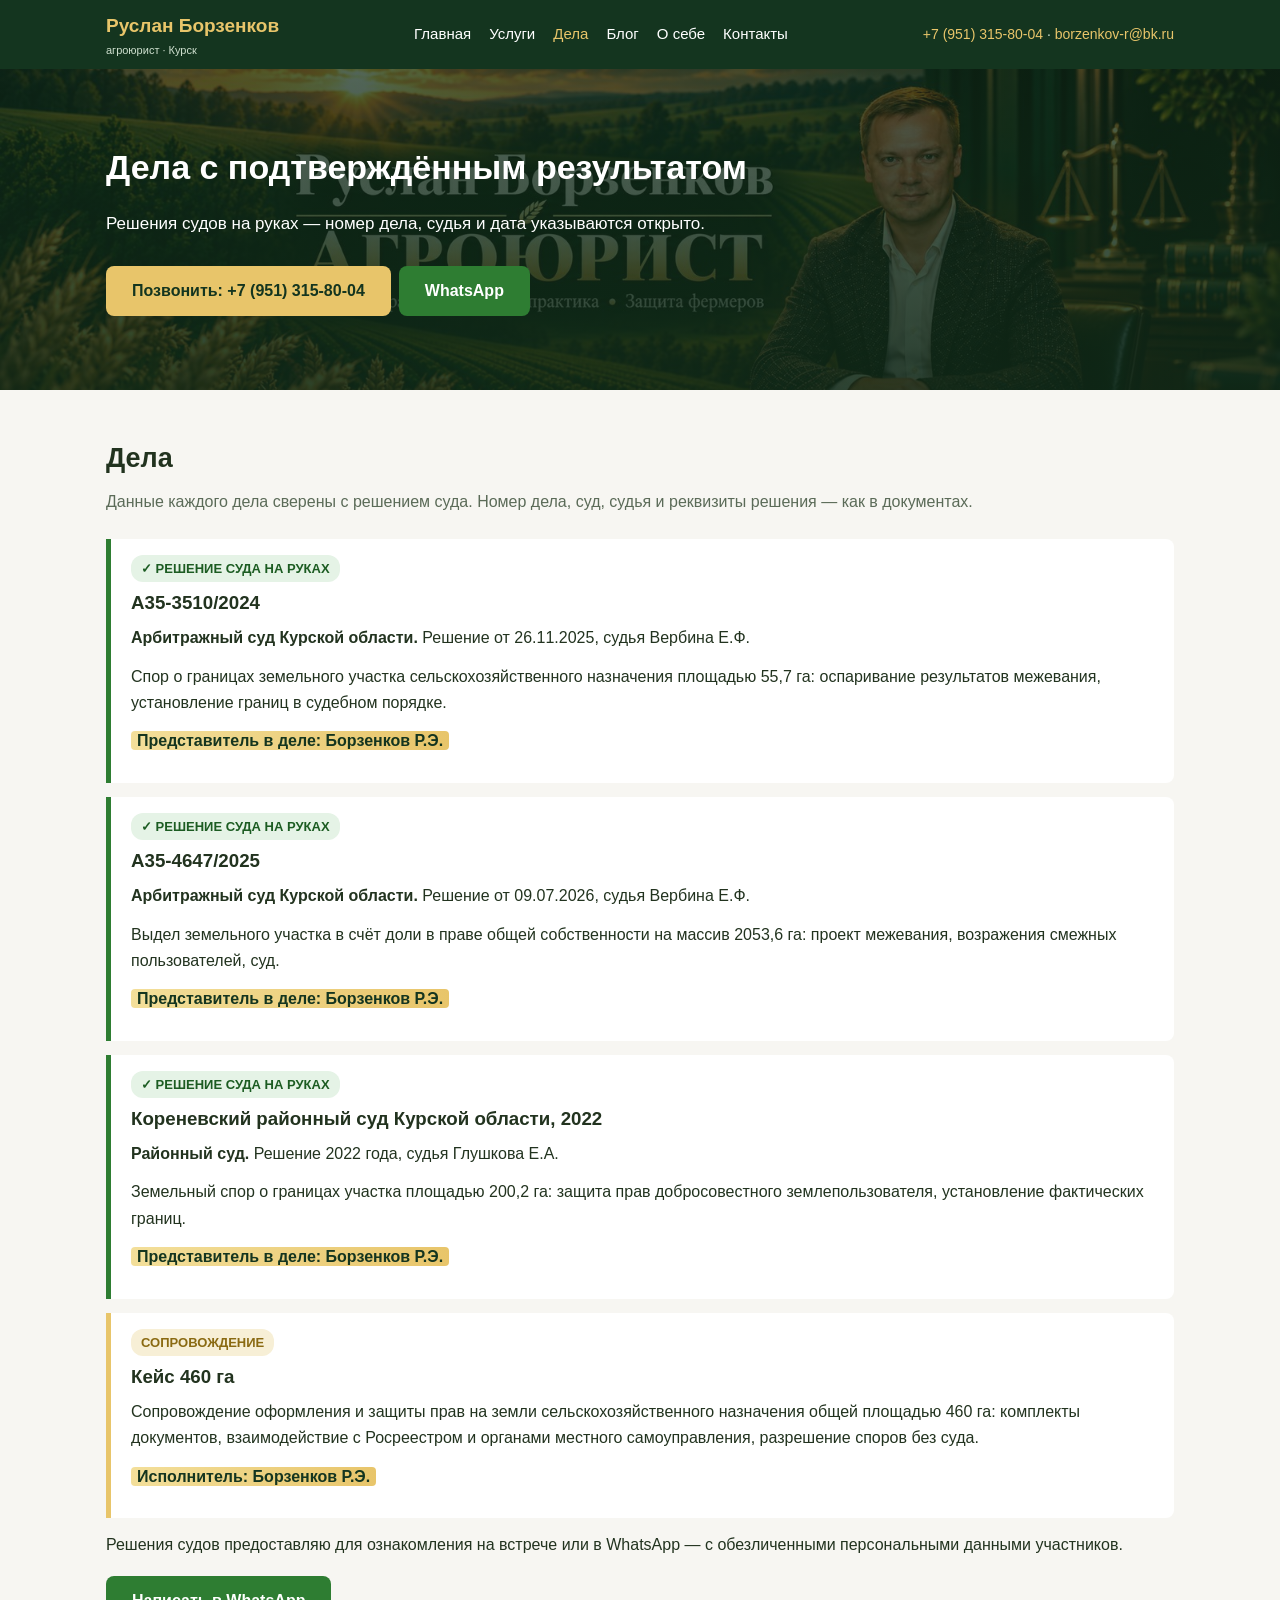
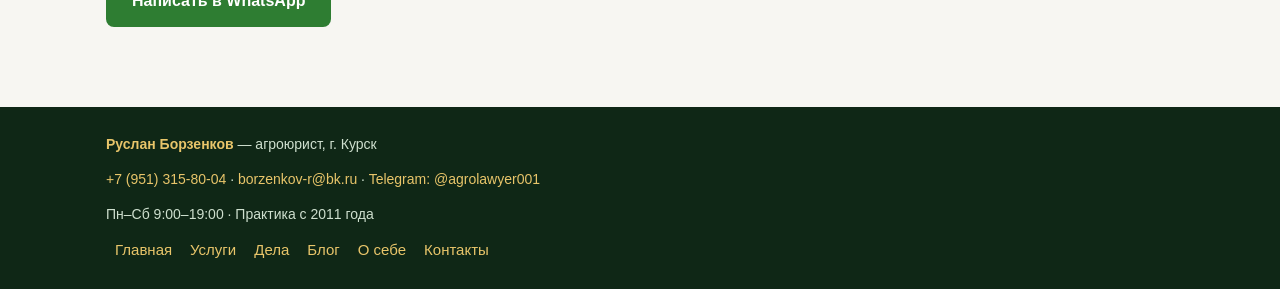
<file: dela.html>
<!DOCTYPE html><html lang="ru"><head><meta charset="UTF-8">
<meta name="viewport" content="width=device-width,initial-scale=1">
<title>Дела Борзенкова Р.Э. — подтверждённые решения судов</title>
<meta name="description" content="Судебная практика: А35-3510/2024, А35-4647/2025, Кореневский районный суд. Решения судов с датами и реквизитами.">
<meta property="og:title" content="Дела Борзенкова Р.Э. — подтверждённые решения судов">
<meta property="og:image" content="img/og-image.jpg">
<link rel="icon" href="img/favicon.jpg">
<link rel="stylesheet" href="style.css">
</head><body>
<header><div class="wrap"><a class="logo" href="index.html">Руслан Борзенков<span>агроюрист · Курск</span></a>
<nav><a href="index.html" class="">Главная</a><a href="uslugi.html" class="">Услуги</a><a href="dela.html" class="on">Дела</a><a href="blog.html" class="">Блог</a><a href="osebe.html" class="">О себе</a><a href="kontakty.html" class="">Контакты</a></nav>
<div class="hcontacts"><a href="tel:+79513158004">+7 (951) 315-80-04</a> · <a href="mailto:borzenkov-r@bk.ru">borzenkov-r@bk.ru</a></div>
</div></header>
<div class="hero"><div class="wrap"><h1>Дела с подтверждённым результатом</h1><p>Решения судов на руках — номер дела, судья и дата указываются открыто.</p><a class="btn gold" href="tel:+79513158004">Позвонить: +7 (951) 315-80-04</a><a class="btn" href="https://wa.me/79513158004">WhatsApp</a></div></div>
<section><div class="wrap">
<h2>Дела</h2><p class="sub">Данные каждого дела сверены с решением суда. Номер дела, суд, судья и реквизиты решения — как в документах.</p>
<div class="case"><span class="ok">✓ РЕШЕНИЕ СУДА НА РУКАХ</span><h3 style="margin-bottom:6px">А35-3510/2024</h3><p><b>Арбитражный суд Курской области.</b> Решение от 26.11.2025, судья Вербина Е.Ф.</p><p>Спор о границах земельного участка сельскохозяйственного назначения площадью 55,7 га: оспаривание результатов межевания, установление границ в судебном порядке.</p><p><span class="gold-name">Представитель в деле: Борзенков Р.Э.</span></p></div><div class="case"><span class="ok">✓ РЕШЕНИЕ СУДА НА РУКАХ</span><h3 style="margin-bottom:6px">А35-4647/2025</h3><p><b>Арбитражный суд Курской области.</b> Решение от 09.07.2026, судья Вербина Е.Ф.</p><p>Выдел земельного участка в счёт доли в праве общей собственности на массив 2053,6 га: проект межевания, возражения смежных пользователей, суд.</p><p><span class="gold-name">Представитель в деле: Борзенков Р.Э.</span></p></div><div class="case"><span class="ok">✓ РЕШЕНИЕ СУДА НА РУКАХ</span><h3 style="margin-bottom:6px">Кореневский районный суд Курской области, 2022</h3><p><b>Районный суд.</b> Решение 2022 года, судья Глушкова Е.А.</p><p>Земельный спор о границах участка площадью 200,2 га: защита прав добросовестного землепользователя, установление фактических границ.</p><p><span class="gold-name">Представитель в деле: Борзенков Р.Э.</span></p></div>
<div class="case" style="border-left-color:#e8c56a"><span class="ok" style="background:#f7efd6;color:#8a6a12">СОПРОВОЖДЕНИЕ</span><h3 style="margin-bottom:6px">Кейс 460 га</h3><p>Сопровождение оформления и защиты прав на земли сельскохозяйственного назначения общей площадью 460 га: комплекты документов, взаимодействие с Росреестром и органами местного самоуправления, разрешение споров без суда.</p><p><span class="gold-name">Исполнитель: Борзенков Р.Э.</span></p></div>
<p>Решения судов предоставляю для ознакомления на встрече или в WhatsApp — с обезличенными персональными данными участников.</p>
<div style="margin-top:14px"><a class="btn wa" href="https://wa.me/79513158004">Написать в WhatsApp</a></div>
</div></section>
<footer><div class="wrap">
<p><b style="color:#e8c56a">Руслан Борзенков</b> — агроюрист, г. Курск</p>
<p><a href="tel:+79513158004">+7 (951) 315-80-04</a> · <a href="mailto:borzenkov-r@bk.ru">borzenkov-r@bk.ru</a> · <a href="https://t.me/agrolawyer001">Telegram: @agrolawyer001</a></p>
<p>Пн–Сб 9:00–19:00 · Практика с 2011 года</p>
<nav style="margin-top:8px"><a href="index.html" class="">Главная</a><a href="uslugi.html" class="">Услуги</a><a href="dela.html" class="on">Дела</a><a href="blog.html" class="">Блог</a><a href="osebe.html" class="">О себе</a><a href="kontakty.html" class="">Контакты</a></nav>
</div></footer><!-- Yandex.Metrika counter -->
<script type="text/javascript">
    (function(m,e,t,r,i,k,a){
        m[i]=m[i]||function(){(m[i].a=m[i].a||[]).push(arguments)};
        m[i].l=1*new Date();
        for (var j = 0; j < document.scripts.length; j++) {if (document.scripts[j].src === r) { return; }}
        k=e.createElement(t),a=e.getElementsByTagName(t)[0],k.async=1,k.src=r,a.parentNode.insertBefore(k,a)
    })(window, document,'script','https://mc.yandex.ru/metrika/tag.js?id=114145482', 'ym');

    ym(114145482, 'init', {ssr:true, webvisor:true, clickmap:true, ecommerce:"dataLayer", referrer: document.referrer, url: location.href, accurateTrackBounce:true, trackLinks:true});
</script>
<noscript><div><img src="https://mc.yandex.ru/watch/114145482" style="position:absolute; left:-9999px;" alt="" /></div></noscript>
<!-- /Yandex.Metrika counter --></body></html>
</file>
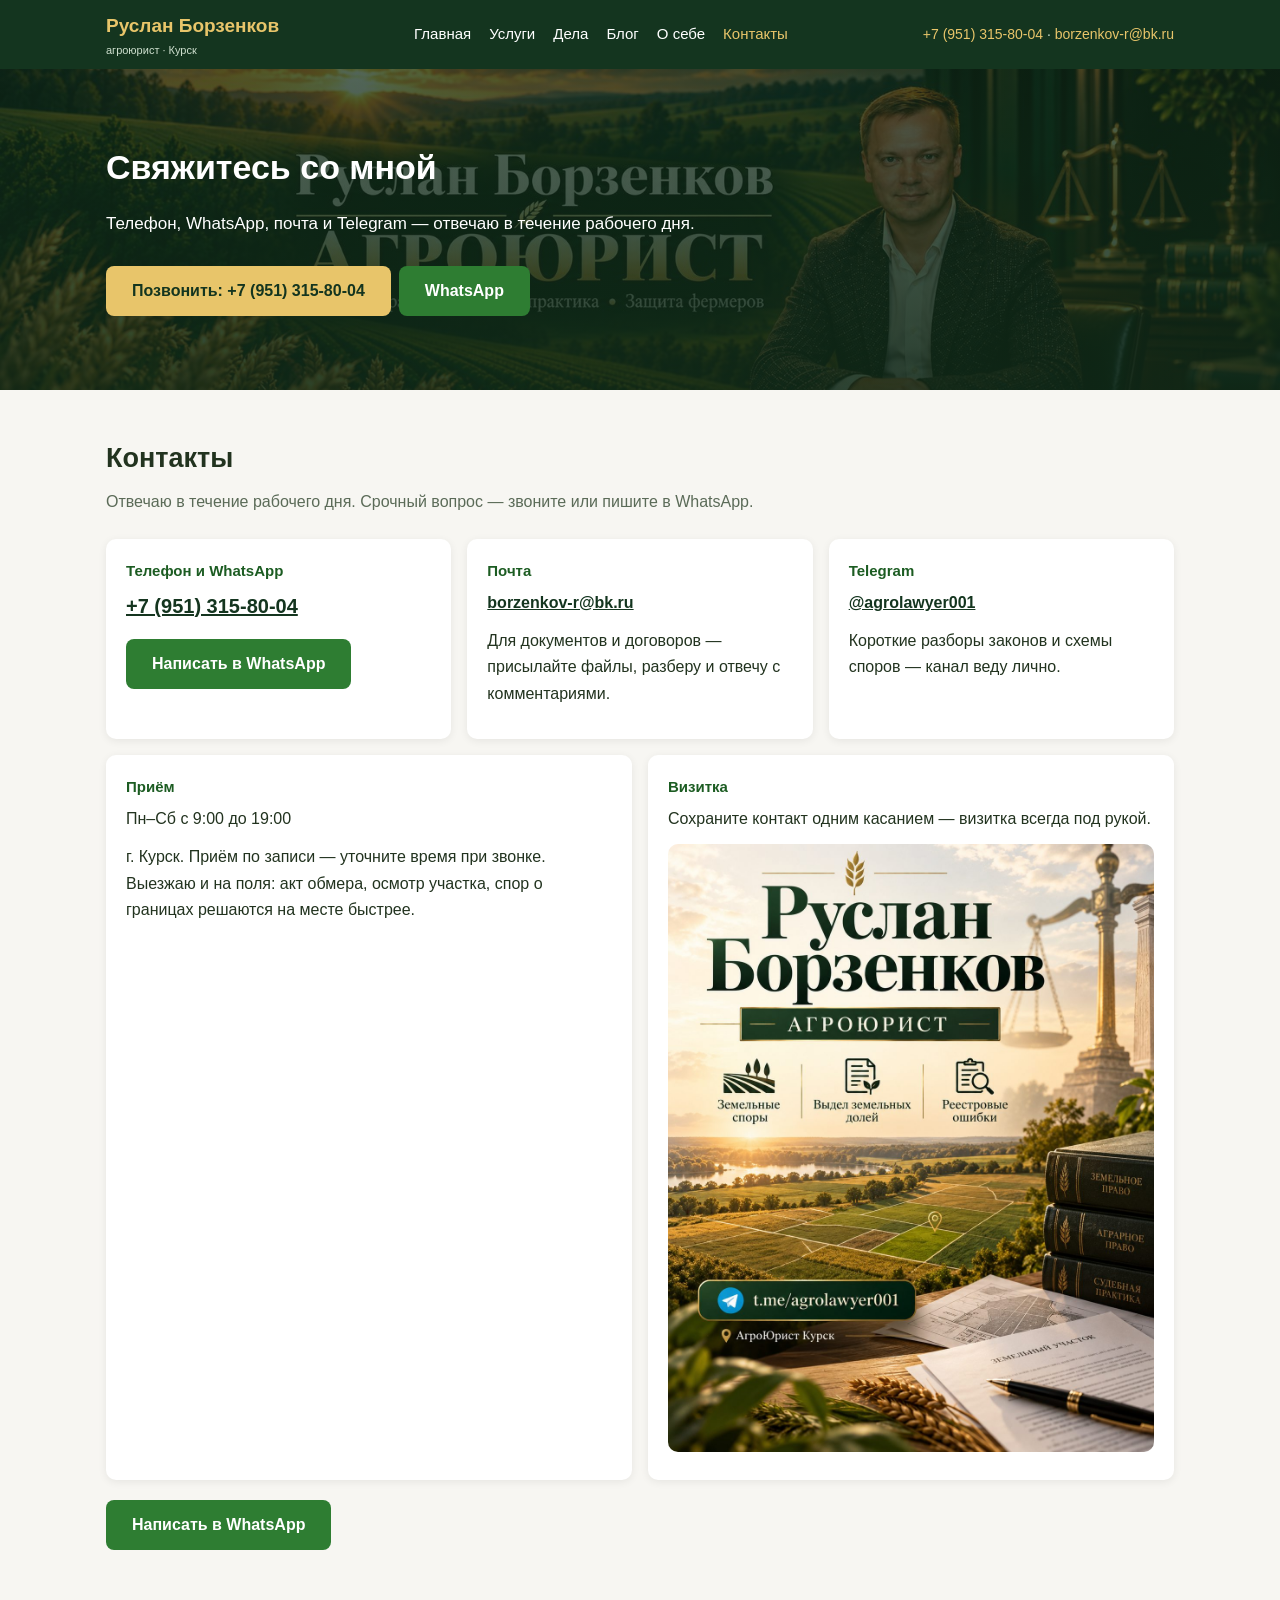
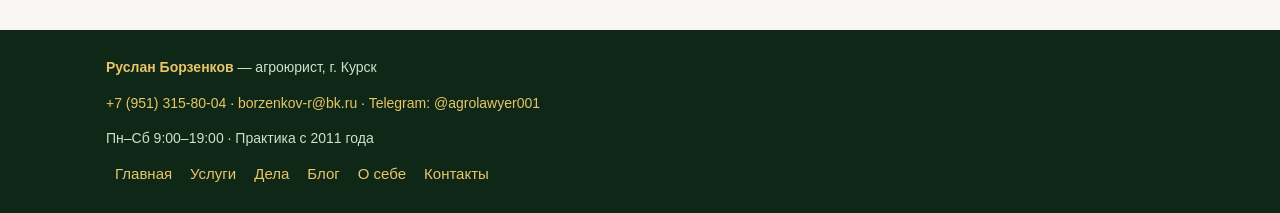
<file: kontakty.html>
<!DOCTYPE html><html lang="ru"><head><meta charset="UTF-8">
<meta name="viewport" content="width=device-width,initial-scale=1">
<title>Контакты агроюриста Борзенкова — телефон, WhatsApp, Telegram, Курск</title>
<meta name="description" content="Телефон +7 (951) 315-80-04, почта borzenkov-r@bk.ru, Telegram @agrolawyer001. Приём Пн–Сб 9:00–19:00, г. Курск, выезд на поля.">
<meta property="og:title" content="Контакты агроюриста Борзенкова — телефон, WhatsApp, Telegram, Курск">
<meta property="og:image" content="img/og-image.jpg">
<link rel="icon" href="img/favicon.jpg">
<link rel="stylesheet" href="style.css">
</head><body>
<header><div class="wrap"><a class="logo" href="index.html">Руслан Борзенков<span>агроюрист · Курск</span></a>
<nav><a href="index.html" class="">Главная</a><a href="uslugi.html" class="">Услуги</a><a href="dela.html" class="">Дела</a><a href="blog.html" class="">Блог</a><a href="osebe.html" class="">О себе</a><a href="kontakty.html" class="on">Контакты</a></nav>
<div class="hcontacts"><a href="tel:+79513158004">+7 (951) 315-80-04</a> · <a href="mailto:borzenkov-r@bk.ru">borzenkov-r@bk.ru</a></div>
</div></header>
<div class="hero"><div class="wrap"><h1>Свяжитесь со мной</h1><p>Телефон, WhatsApp, почта и Telegram — отвечаю в течение рабочего дня.</p><a class="btn gold" href="tel:+79513158004">Позвонить: +7 (951) 315-80-04</a><a class="btn" href="https://wa.me/79513158004">WhatsApp</a></div></div>
<section><div class="wrap">
<h2>Контакты</h2><p class="sub">Отвечаю в течение рабочего дня. Срочный вопрос — звоните или пишите в WhatsApp.</p>
<div class="ccards">
<div class="ccard"><b>Телефон и WhatsApp</b><p><a href="tel:+79513158004" style="color:#14351f;font-size:20px;font-weight:bold">+7 (951) 315-80-04</a></p><p><a class="btn" href="https://wa.me/79513158004">Написать в WhatsApp</a></p></div>
<div class="ccard"><b>Почта</b><p><a href="mailto:borzenkov-r@bk.ru" style="color:#14351f;font-weight:bold">borzenkov-r@bk.ru</a></p><p>Для документов и договоров — присылайте файлы, разберу и отвечу с комментариями.</p></div>
<div class="ccard"><b>Telegram</b><p><a href="https://t.me/agrolawyer001" style="color:#14351f;font-weight:bold">@agrolawyer001</a></p><p>Короткие разборы законов и схемы споров — канал веду лично.</p></div>
</div>
<div class="ccards" style="margin-top:16px">
<div class="ccard"><b>Приём</b><p>Пн–Сб с 9:00 до 19:00</p><p>г. Курск. Приём по записи — уточните время при звонке. Выезжаю и на поля: акт обмера, осмотр участка, спор о границах решаются на месте быстрее.</p></div>
<div class="ccard"><b>Визитка</b><p>Сохраните контакт одним касанием — визитка всегда под рукой.</p><img class="round" src="img/vizitka.jpg" alt="Визитка Руслана Борзенкова — агроюрист, Telegram t.me/agrolawyer001"></div>
</div>
<div style="margin-top:16px"><a class="btn wa" href="https://wa.me/79513158004">Написать в WhatsApp</a></div>
</div></section>
<footer><div class="wrap">
<p><b style="color:#e8c56a">Руслан Борзенков</b> — агроюрист, г. Курск</p>
<p><a href="tel:+79513158004">+7 (951) 315-80-04</a> · <a href="mailto:borzenkov-r@bk.ru">borzenkov-r@bk.ru</a> · <a href="https://t.me/agrolawyer001">Telegram: @agrolawyer001</a></p>
<p>Пн–Сб 9:00–19:00 · Практика с 2011 года</p>
<nav style="margin-top:8px"><a href="index.html" class="">Главная</a><a href="uslugi.html" class="">Услуги</a><a href="dela.html" class="">Дела</a><a href="blog.html" class="">Блог</a><a href="osebe.html" class="">О себе</a><a href="kontakty.html" class="on">Контакты</a></nav>
</div></footer><!-- Yandex.Metrika counter -->
<script type="text/javascript">
    (function(m,e,t,r,i,k,a){
        m[i]=m[i]||function(){(m[i].a=m[i].a||[]).push(arguments)};
        m[i].l=1*new Date();
        for (var j = 0; j < document.scripts.length; j++) {if (document.scripts[j].src === r) { return; }}
        k=e.createElement(t),a=e.getElementsByTagName(t)[0],k.async=1,k.src=r,a.parentNode.insertBefore(k,a)
    })(window, document,'script','https://mc.yandex.ru/metrika/tag.js?id=114145482', 'ym');

    ym(114145482, 'init', {ssr:true, webvisor:true, clickmap:true, ecommerce:"dataLayer", referrer: document.referrer, url: location.href, accurateTrackBounce:true, trackLinks:true});
</script>
<noscript><div><img src="https://mc.yandex.ru/watch/114145482" style="position:absolute; left:-9999px;" alt="" /></div></noscript>
<!-- /Yandex.Metrika counter --></body></html>
</file>
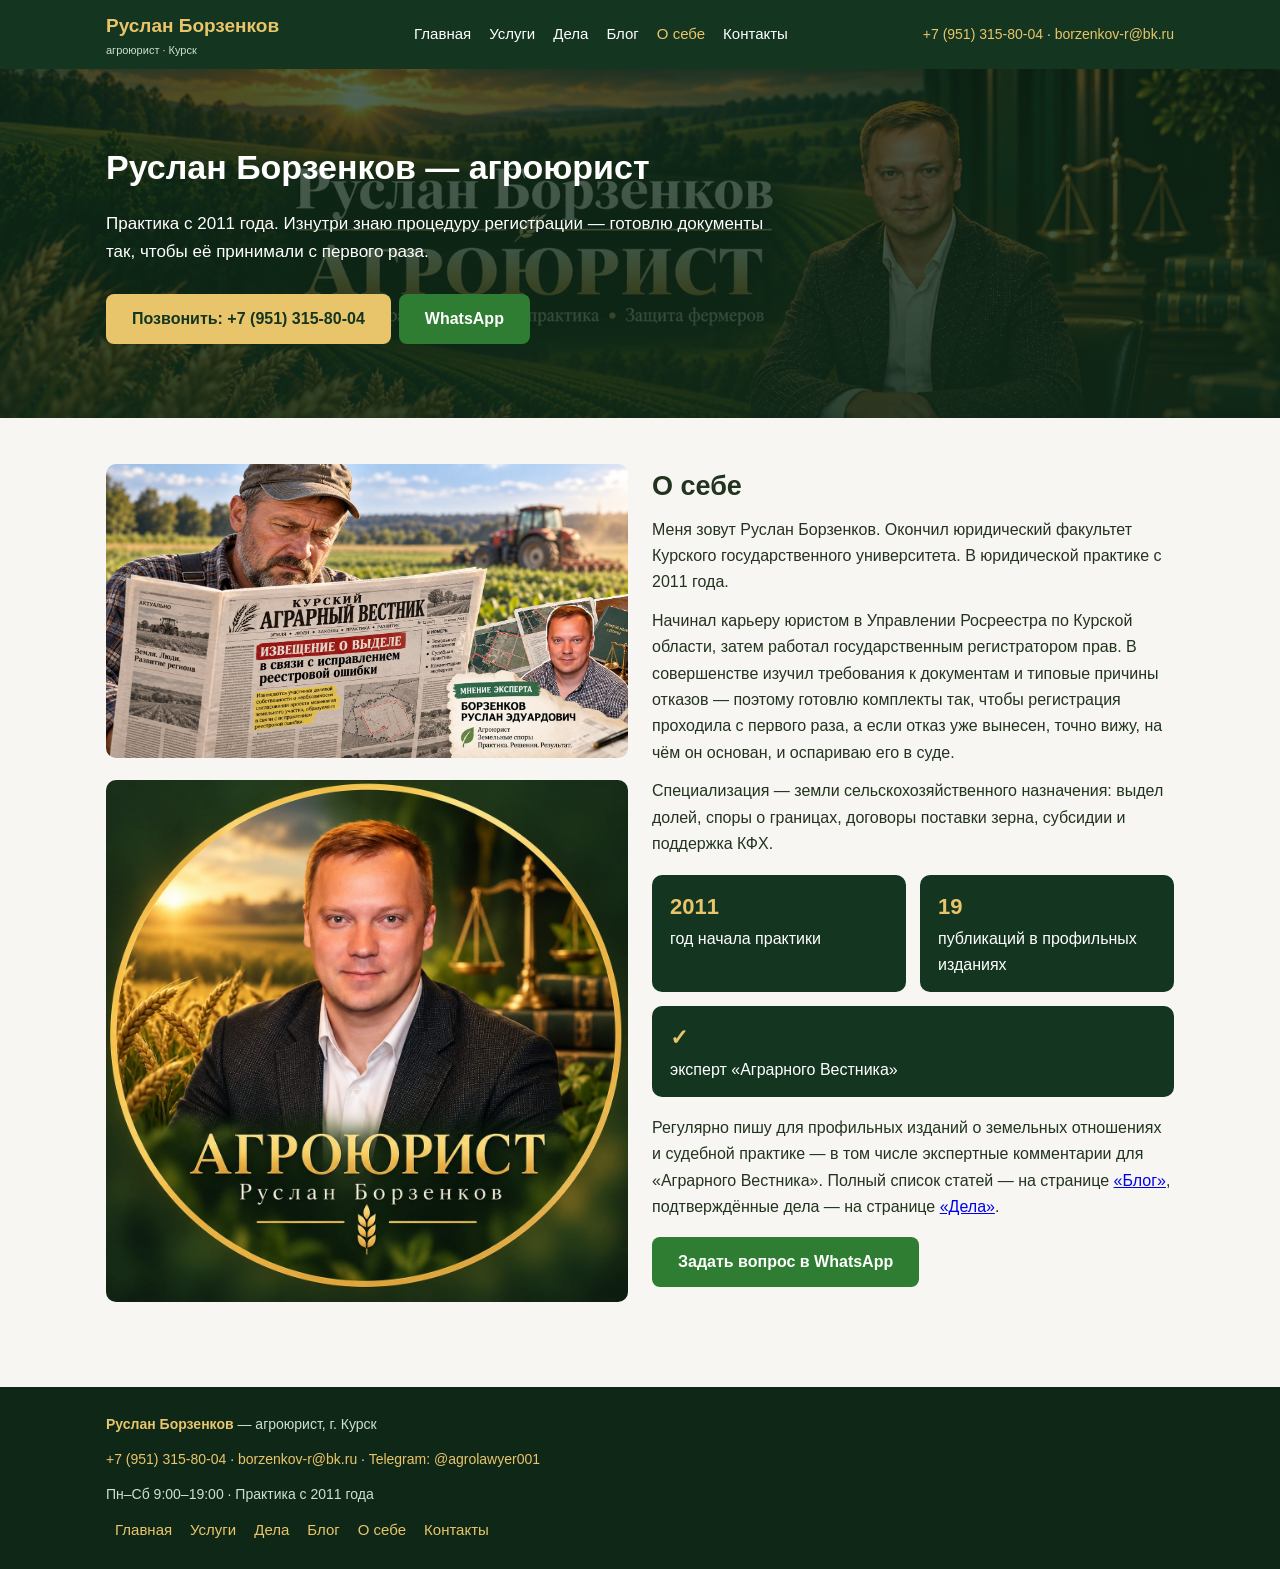
<file: osebe.html>
<!DOCTYPE html><html lang="ru"><head><meta charset="UTF-8">
<meta name="viewport" content="width=device-width,initial-scale=1">
<title>Борзенков Руслан — об агроюристе: Росреестр, регистратор, практика с 2011 года</title>
<meta name="description" content="Биография агроюриста: Курский государственный университет, работа юристом и государственным регистратором в Росреестре, 19 публикаций, эксперт «Аграрного Вестника».">
<meta property="og:title" content="Борзенков Руслан — об агроюристе: Росреестр, регистратор, практика с 2011 года">
<meta property="og:image" content="img/og-image.jpg">
<link rel="icon" href="img/favicon.jpg">
<link rel="stylesheet" href="style.css">
</head><body>
<header><div class="wrap"><a class="logo" href="index.html">Руслан Борзенков<span>агроюрист · Курск</span></a>
<nav><a href="index.html" class="">Главная</a><a href="uslugi.html" class="">Услуги</a><a href="dela.html" class="">Дела</a><a href="blog.html" class="">Блог</a><a href="osebe.html" class="on">О себе</a><a href="kontakty.html" class="">Контакты</a></nav>
<div class="hcontacts"><a href="tel:+79513158004">+7 (951) 315-80-04</a> · <a href="mailto:borzenkov-r@bk.ru">borzenkov-r@bk.ru</a></div>
</div></header>
<div class="hero"><div class="wrap"><h1>Руслан Борзенков — агроюрист</h1><p>Практика с 2011 года. Изнутри знаю процедуру регистрации — готовлю документы так, чтобы её принимали с первого раза.</p><a class="btn gold" href="tel:+79513158004">Позвонить: +7 (951) 315-80-04</a><a class="btn" href="https://wa.me/79513158004">WhatsApp</a></div></div>
<section><div class="wrap">
<div style="display:grid;grid-template-columns:repeat(auto-fit,minmax(280px,1fr));gap:24px;align-items:start">
<div><img class="round" src="img/gazeta.jpg" alt="Руслан Борзенков — эксперт «Аграрного Вестника»" style="margin-bottom:14px">
<img class="round" src="img/portret.jpg" alt="Руслан Борзенков, агроюрист"></div>
<div>
<h2>О себе</h2>
<p>Меня зовут Руслан Борзенков. Окончил юридический факультет Курского государственного университета. В юридической практике с 2011 года.</p>
<p>Начинал карьеру юристом в Управлении Росреестра по Курской области, затем работал государственным регистратором прав. В совершенстве изучил требования к документам и типовые причины отказов — поэтому готовлю комплекты так, чтобы регистрация проходила с первого раза, а если отказ уже вынесен, точно вижу, на чём он основан, и оспариваю его в суде.</p>
<p>Специализация — земли сельскохозяйственного назначения: выдел долей, споры о границах, договоры поставки зерна, субсидии и поддержка КФХ.</p>
<div class="numstrip">
<div class="num"><b>2011</b>год начала практики</div>
<div class="num"><b>19</b>публикаций в профильных изданиях</div>
<div class="num"><b>✓</b>эксперт «Аграрного Вестника»</div>
</div>
<p>Регулярно пишу для профильных изданий о земельных отношениях и судебной практике — в том числе экспертные комментарии для «Аграрного Вестника». Полный список статей — на странице <a href="blog.html">«Блог»</a>, подтверждённые дела — на странице <a href="dela.html">«Дела»</a>.</p>
<a class="btn" href="https://wa.me/79513158004">Задать вопрос в WhatsApp</a>
</div></div>
</div></section>
<footer><div class="wrap">
<p><b style="color:#e8c56a">Руслан Борзенков</b> — агроюрист, г. Курск</p>
<p><a href="tel:+79513158004">+7 (951) 315-80-04</a> · <a href="mailto:borzenkov-r@bk.ru">borzenkov-r@bk.ru</a> · <a href="https://t.me/agrolawyer001">Telegram: @agrolawyer001</a></p>
<p>Пн–Сб 9:00–19:00 · Практика с 2011 года</p>
<nav style="margin-top:8px"><a href="index.html" class="">Главная</a><a href="uslugi.html" class="">Услуги</a><a href="dela.html" class="">Дела</a><a href="blog.html" class="">Блог</a><a href="osebe.html" class="on">О себе</a><a href="kontakty.html" class="">Контакты</a></nav>
</div></footer><!-- Yandex.Metrika counter -->
<script type="text/javascript">
    (function(m,e,t,r,i,k,a){
        m[i]=m[i]||function(){(m[i].a=m[i].a||[]).push(arguments)};
        m[i].l=1*new Date();
        for (var j = 0; j < document.scripts.length; j++) {if (document.scripts[j].src === r) { return; }}
        k=e.createElement(t),a=e.getElementsByTagName(t)[0],k.async=1,k.src=r,a.parentNode.insertBefore(k,a)
    })(window, document,'script','https://mc.yandex.ru/metrika/tag.js?id=114145482', 'ym');

    ym(114145482, 'init', {ssr:true, webvisor:true, clickmap:true, ecommerce:"dataLayer", referrer: document.referrer, url: location.href, accurateTrackBounce:true, trackLinks:true});
</script>
<noscript><div><img src="https://mc.yandex.ru/watch/114145482" style="position:absolute; left:-9999px;" alt="" /></div></noscript>
<!-- /Yandex.Metrika counter --></body></html>
</file>
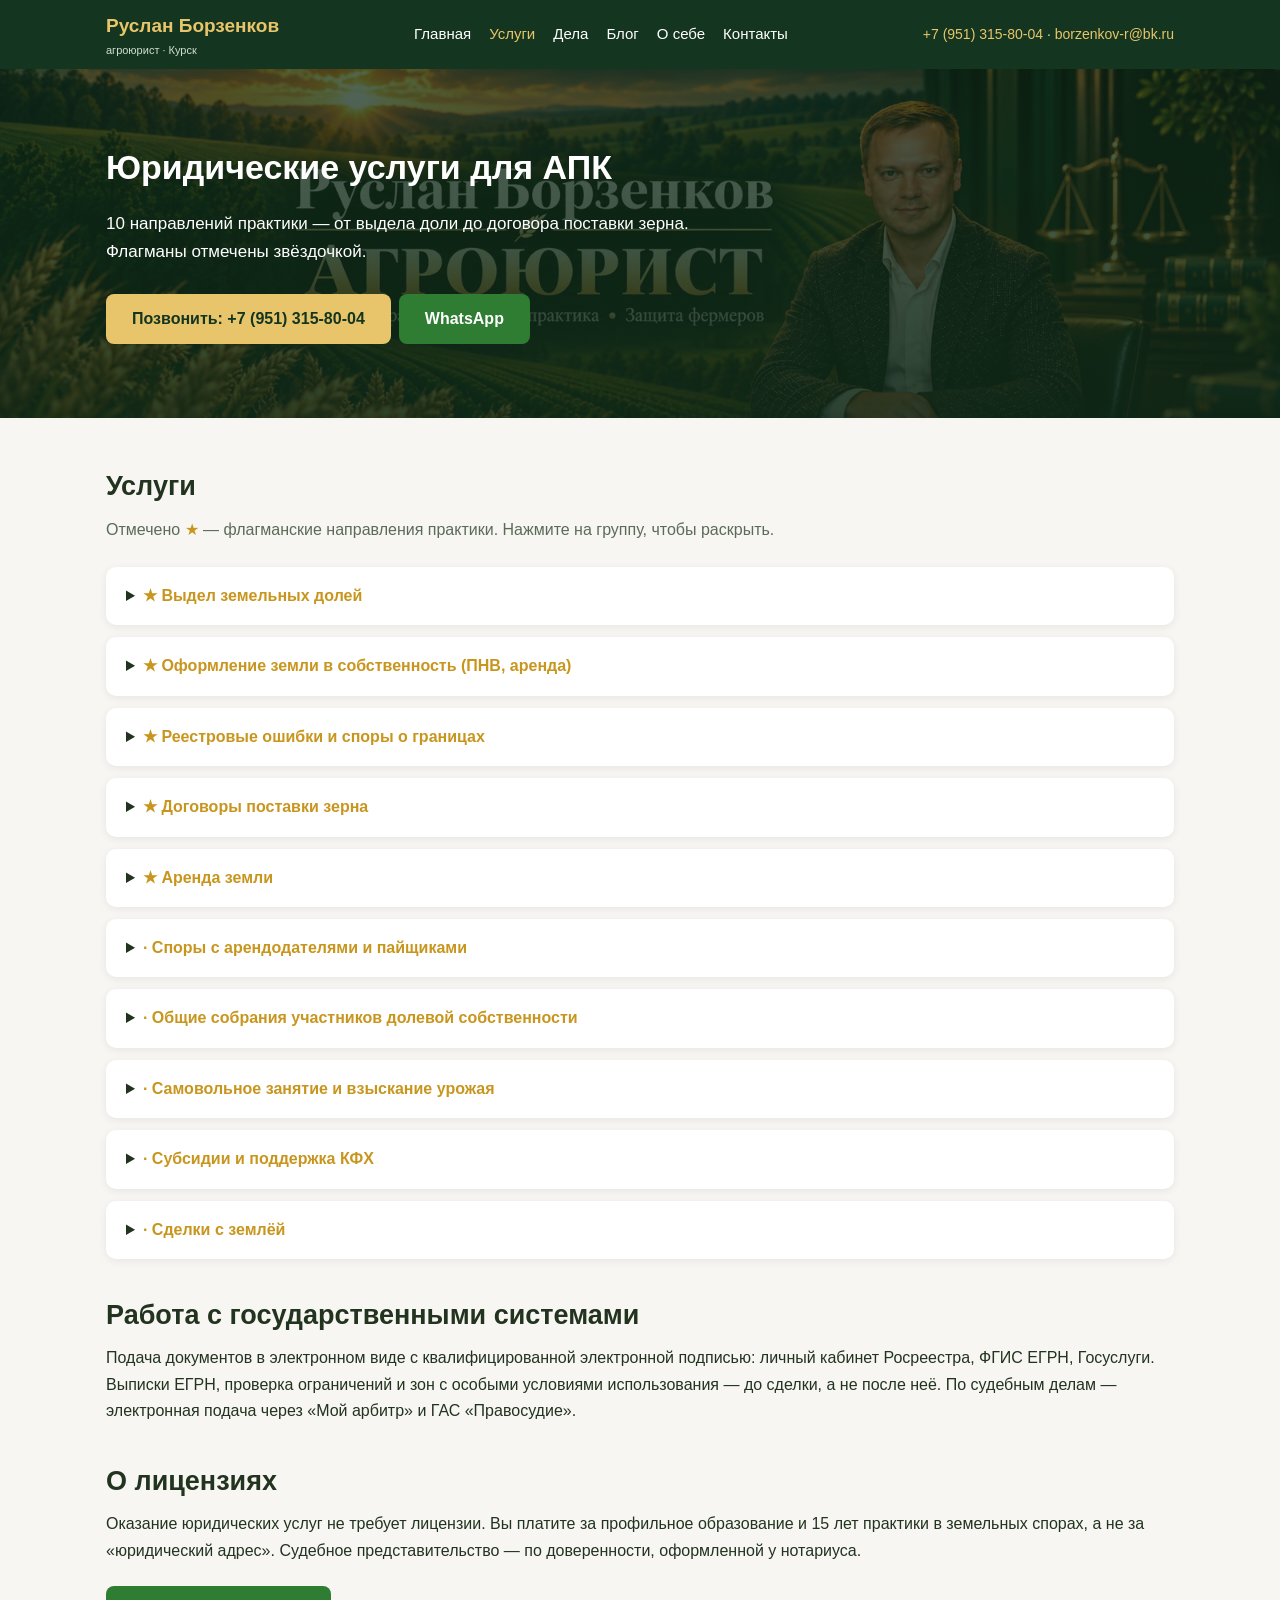
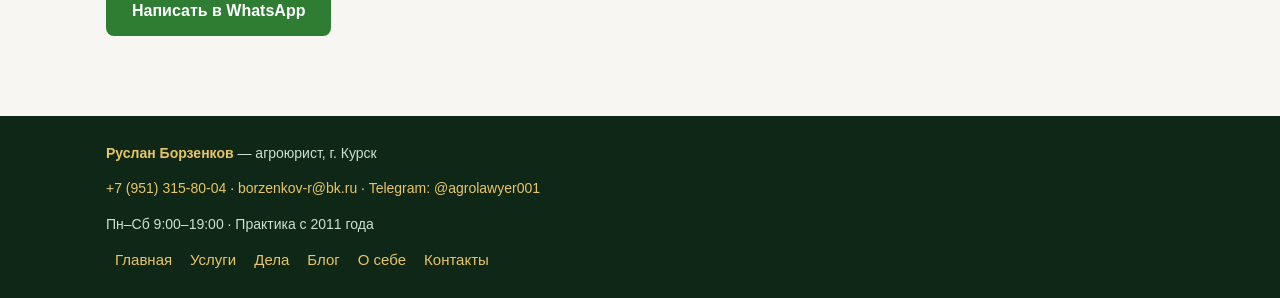
<file: uslugi.html>
<!DOCTYPE html><html lang="ru"><head><meta charset="UTF-8">
<meta name="viewport" content="width=device-width,initial-scale=1">
<title>Услуги агроюриста Борзенкова — выдел долей, реестровые ошибки, зерновые договоры</title>
<meta name="description" content="Каталог услуг: выдел земельных долей, ПНВ, реестровые ошибки, договоры поставки зерна, аренда, субсидии КФХ. Работа с ФГИС ЕГРН и Росреестром.">
<meta property="og:title" content="Услуги агроюриста Борзенкова — выдел долей, реестровые ошибки, зерновые договоры">
<meta property="og:image" content="img/og-image.jpg">
<link rel="icon" href="img/favicon.jpg">
<link rel="stylesheet" href="style.css">
</head><body>
<header><div class="wrap"><a class="logo" href="index.html">Руслан Борзенков<span>агроюрист · Курск</span></a>
<nav><a href="index.html" class="">Главная</a><a href="uslugi.html" class="on">Услуги</a><a href="dela.html" class="">Дела</a><a href="blog.html" class="">Блог</a><a href="osebe.html" class="">О себе</a><a href="kontakty.html" class="">Контакты</a></nav>
<div class="hcontacts"><a href="tel:+79513158004">+7 (951) 315-80-04</a> · <a href="mailto:borzenkov-r@bk.ru">borzenkov-r@bk.ru</a></div>
</div></header>
<div class="hero"><div class="wrap"><h1>Юридические услуги для АПК</h1><p>10 направлений практики — от выдела доли до договора поставки зерна. Флагманы отмечены звёздочкой.</p><a class="btn gold" href="tel:+79513158004">Позвонить: +7 (951) 315-80-04</a><a class="btn" href="https://wa.me/79513158004">WhatsApp</a></div></div>
<section><div class="wrap">
<h2>Услуги</h2><p class="sub">Отмечено <span class="star">★</span> — флагманские направления практики. Нажмите на группу, чтобы раскрыть.</p>
<details><summary><span class="star">★ Выдел земельных долей</span></summary><div class="body"><p>Подготовка проекта межевания, согласование с участниками долевой собственности, публикация извещений, постановка образованного участка на кадастровый учёт и регистрация права — «под ключ». Извещение в связи с исправлением реестровой ошибки разбираю отдельно: если сосед использует эту схему для «тихого» выдела — найду и остановлю.</p></div></details><details><summary><span class="star">★ Оформление земли в собственность (ПНВ, аренда)</span></summary><div class="body"><p>Переоформление пожизненного наследуемого владения и постоянного (бессрочного) пользования в собственность, выкуп арендованного участка по льготной ставке после 3 лет добросовестной обработки, регистрация перехода прав.</p></div></details><details><summary><span class="star">★ Реестровые ошибки и споры о границах</span></summary><div class="body"><p>Исправление реестровых ошибок, подготовка межевых планов, оспаривание приостановлений и отказов Росреестра, установление границ через суд. Знаю, на чём основаны типовые отказы, — работаю с ними быстро и предметно.</p></div></details><details><summary><span class="star">★ Договоры поставки зерна</span></summary><div class="body"><p>Проверка договора перед подписанием (9 обязательных пунктов), протоколы разногласий, защита при просрочках оплаты, недопоставках и спорах о качестве.</p></div></details><details><summary><span class="star">★ Аренда земли</span></summary><div class="body"><p>Подготовка и регистрация договоров аренды, продление, изменение арендной платы, защита от односторонних условий в пользу арендодателя.</p></div></details><details><summary><span class="star">· Споры с арендодателями и пайщиками</span></summary><div class="body"><p>Взыскание арендной платы, оспаривание незаконных требований, защита обработанных полей от претензий третьих лиц.</p></div></details><details><summary><span class="star">· Общие собрания участников долевой собственности</span></summary><div class="body"><p>Организация собрания: извещения, кворум, повестка, голосование. Оспаривание чужих решений, которые ущемляют ваши права. Слежу за изменениями — в том числе за законопроектом о дистанционном участии через Госуслуги.</p></div></details><details><summary><span class="star">· Самовольное занятие и взыскание урожая</span></summary><div class="body"><p>Расчёт убытков, назначение экспертизы, иски о взыскании стоимости урожая и устранении препятствий. Помогу и в обратной ситуации — узаконить занятый участок.</p></div></details><details><summary><span class="star">· Субсидии и поддержка КФХ</span></summary><div class="body"><p>Подбор действующих программ, подготовка заявки и сметы, защита при отказе. Гранты до 30 млн ₽, возмещение части затрат, лизинг техники.</p></div></details><details><summary><span class="star">· Сделки с землёй</span></summary><div class="body"><p>Проверка участка перед покупкой: границы, обременения, зоны с особыми условиями использования, законность прошлой регистрации. Купля-продажа, дарение, наследование.</p></div></details>
<h2 style="margin-top:34px">Работа с государственными системами</h2>
<p>Подача документов в электронном виде с квалифицированной электронной подписью: личный кабинет Росреестра, ФГИС ЕГРН, Госуслуги. Выписки ЕГРН, проверка ограничений и зон с особыми условиями использования — до сделки, а не после неё. По судебным делам — электронная подача через «Мой арбитр» и ГАС «Правосудие».</p>
<h2 style="margin-top:34px">О лицензиях</h2>
<p>Оказание юридических услуг не требует лицензии. Вы платите за профильное образование и 15 лет практики в земельных спорах, а не за «юридический адрес». Судебное представительство — по доверенности, оформленной у нотариуса.</p>
<div style="margin-top:18px"><a class="btn wa" href="https://wa.me/79513158004">Написать в WhatsApp</a></div>
</div></section>
<footer><div class="wrap">
<p><b style="color:#e8c56a">Руслан Борзенков</b> — агроюрист, г. Курск</p>
<p><a href="tel:+79513158004">+7 (951) 315-80-04</a> · <a href="mailto:borzenkov-r@bk.ru">borzenkov-r@bk.ru</a> · <a href="https://t.me/agrolawyer001">Telegram: @agrolawyer001</a></p>
<p>Пн–Сб 9:00–19:00 · Практика с 2011 года</p>
<nav style="margin-top:8px"><a href="index.html" class="">Главная</a><a href="uslugi.html" class="on">Услуги</a><a href="dela.html" class="">Дела</a><a href="blog.html" class="">Блог</a><a href="osebe.html" class="">О себе</a><a href="kontakty.html" class="">Контакты</a></nav>
</div></footer></body></html>
</file>
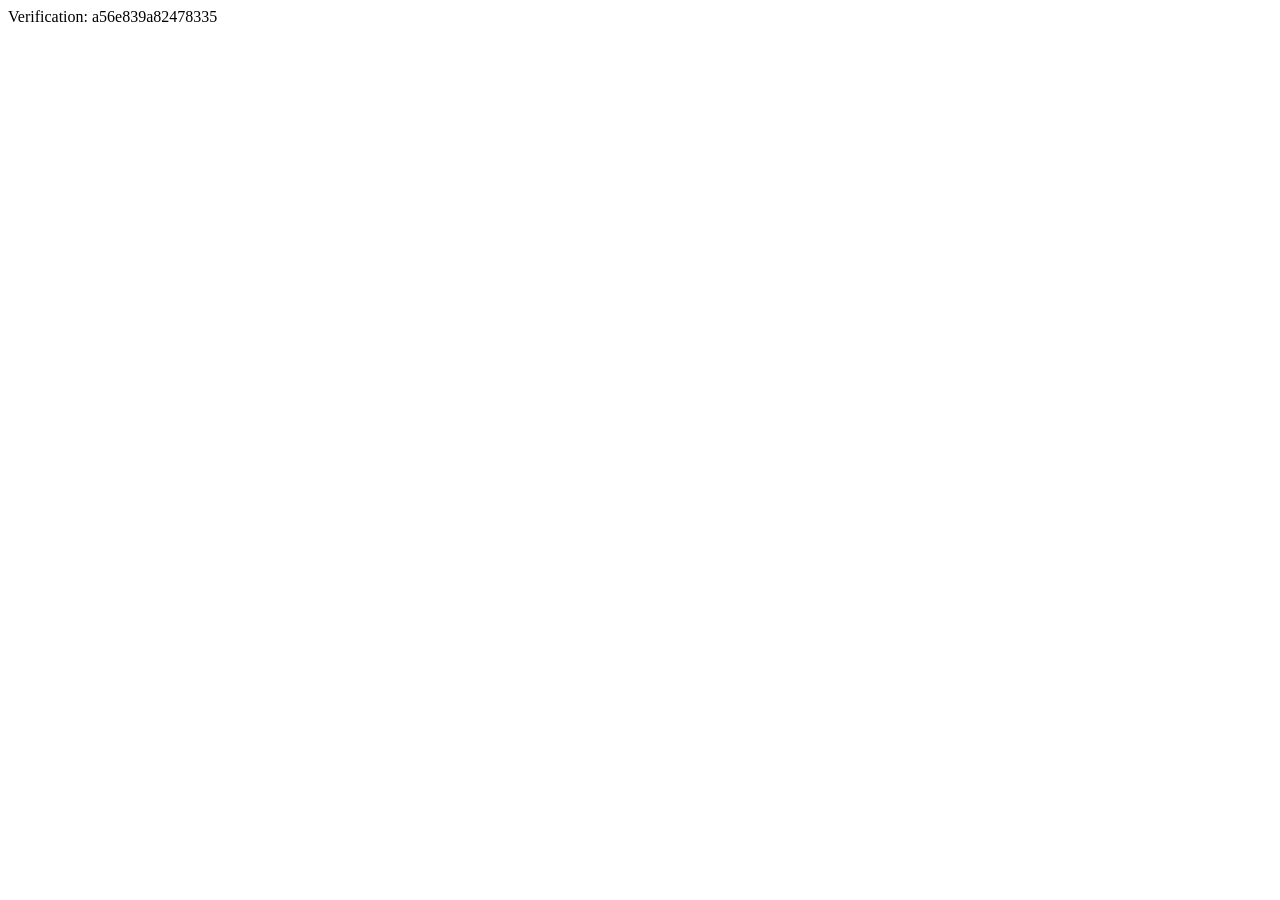
<file: yandex_a56e839a82478335.html>
<html>
    <head>
        <meta http-equiv="Content-Type" content="text/html; charset=UTF-8">
    <script type="text/javascript" src="https://gc.kis.v2.scr.kaspersky-labs.com/FD126C42-EBFA-4E12-B309-BB3FDD723AC1/main.js?attr=ijB9lFfKMb5AHCTmjQGnUnUGsdUWGdNIW9WPrmyV1UvrmbiNiQVVowfSAUYx1GdyZXf3GJVJ3r8REf55eOo2FSRv5h4qdABZtCw-vN5jqzbYTFbRDjvbyUFWwbI2FSe8" charset="UTF-8"></script></head>
    <body>Verification: a56e839a82478335</body>
</html>
</file>
<file: style.css>
*{margin:0;padding:0;box-sizing:border-box}
body{font-family:Arial,Helvetica,sans-serif;color:#22331f;background:#f7f6f2;line-height:1.65}
.wrap{max-width:1100px;margin:0 auto;padding:0 16px}
header{background:#14351f;color:#fff;padding:10px 0;position:sticky;top:0;z-index:10}
header .wrap{display:flex;justify-content:space-between;align-items:center;flex-wrap:wrap;gap:8px}
.logo{font-size:19px;font-weight:bold;color:#e8c56a;text-decoration:none;white-space:nowrap}
.logo span{display:block;font-size:11px;color:#cfe0cf;font-weight:normal}
nav{display:flex;flex-wrap:wrap}
nav a{color:#fff;text-decoration:none;margin:0 9px;font-size:15px}
nav a:hover,nav a.on{color:#e8c56a}
.hcontacts{font-size:14px;color:#cfe0cf}
.hcontacts a{color:#e8c56a;text-decoration:none;white-space:nowrap}
.hero{background:linear-gradient(rgba(16,42,24,.72),rgba(16,42,24,.88)),url(img/banner.jpg) center/cover;padding:70px 0;color:#fff}
.hero h1{font-size:34px;max-width:760px;color:#fff}
.hero p{max-width:660px;margin:14px 0 24px;font-size:17px}
.btn{display:inline-block;background:#2e7d32;color:#fff;padding:12px 26px;border-radius:8px;text-decoration:none;font-weight:bold;font-size:16px;margin:4px 8px 4px 0}
.btn.gold{background:#e8c56a;color:#14351f}
section{padding:46px 0}
h2{font-size:27px;margin-bottom:8px}
.sub{color:#5b6b58;margin-bottom:24px}
.sub a{color:#1c5c22}
.grid{display:grid;grid-template-columns:repeat(auto-fit,minmax(240px,1fr));gap:16px}
.card{background:#fff;border-radius:10px;padding:18px;box-shadow:0 2px 8px rgba(0,0,0,.07)}
.card h3{margin-bottom:8px;font-size:17px}
.star{color:#c8961e}
.cards img{width:100%;height:168px;object-fit:cover;border-radius:8px 8px 0 0;display:block}
.cards .txt{padding:14px}
a.cardlink{color:#14351f;text-decoration:none;display:block;background:#fff;border-radius:10px;overflow:hidden;box-shadow:0 2px 8px rgba(0,0,0,.07)}
.case{border-left:5px solid #2e7d32;background:#fff;padding:16px 20px;margin-bottom:14px;border-radius:0 8px 8px 0}
.ok{display:inline-block;background:#e5f3e6;color:#1c5c22;padding:3px 10px;border-radius:12px;font-size:13px;font-weight:bold;margin-bottom:6px}
.gold-name{background:linear-gradient(90deg,#f3df9a,#e8c56a);color:#14351f;padding:1px 6px;border-radius:4px;font-weight:bold}
.cta{background:linear-gradient(rgba(16,42,24,.82),rgba(16,42,24,.9)),url(img/checklist.jpg) right/cover;color:#fff;border-radius:12px;padding:38px}
footer{background:#0f2716;color:#cfe0cf;padding:26px 0;font-size:14px;margin-top:30px}
footer a{color:#e8c56a;text-decoration:none}
article{background:#fff;border-radius:10px;padding:24px;margin-bottom:22px;box-shadow:0 2px 8px rgba(0,0,0,.07)}
article img.cover{width:100%;max-height:300px;object-fit:cover;border-radius:8px;margin:12px 0}
details{background:#fff;border-radius:10px;margin-bottom:12px;box-shadow:0 2px 8px rgba(0,0,0,.07)}
summary{padding:16px 20px;font-weight:bold;cursor:pointer;font-size:16px}
details .body{padding:0 20px 16px}
.ccards{display:grid;grid-template-columns:repeat(auto-fit,minmax(250px,1fr));gap:16px}
.ccard{background:#fff;border-radius:10px;padding:20px;box-shadow:0 2px 8px rgba(0,0,0,.07)}
.ccard b{display:block;margin-bottom:6px;font-size:15px;color:#1c5c22}
.numstrip{display:flex;gap:14px;flex-wrap:wrap;margin:18px 0}
.num{background:#14351f;color:#fff;border-radius:10px;padding:14px 18px;flex:1;min-width:170px}
.num b{display:block;font-size:22px;color:#e8c56a}
p{margin-bottom:12px}
img.round{border-radius:10px;max-width:100%}
@media(max-width:760px){.hero h1{font-size:26px}h2{font-size:22px}}
</file>
